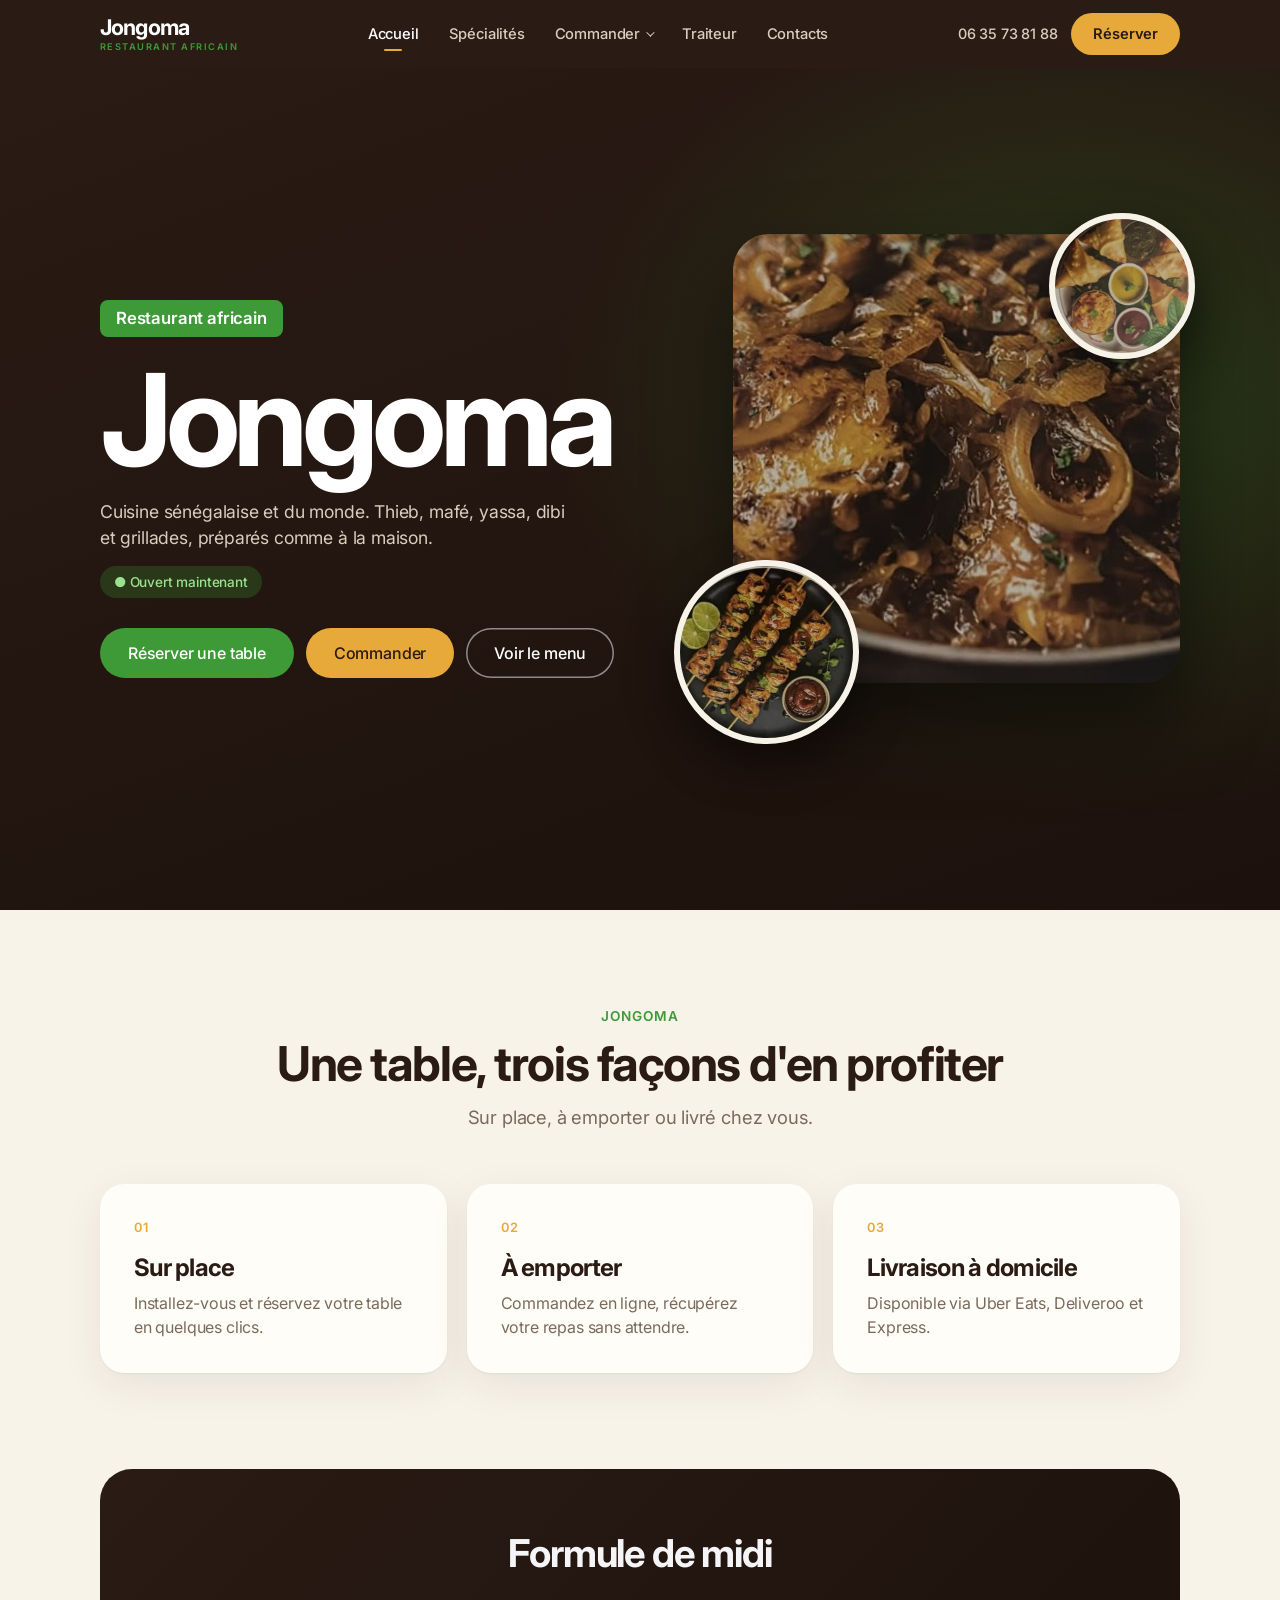
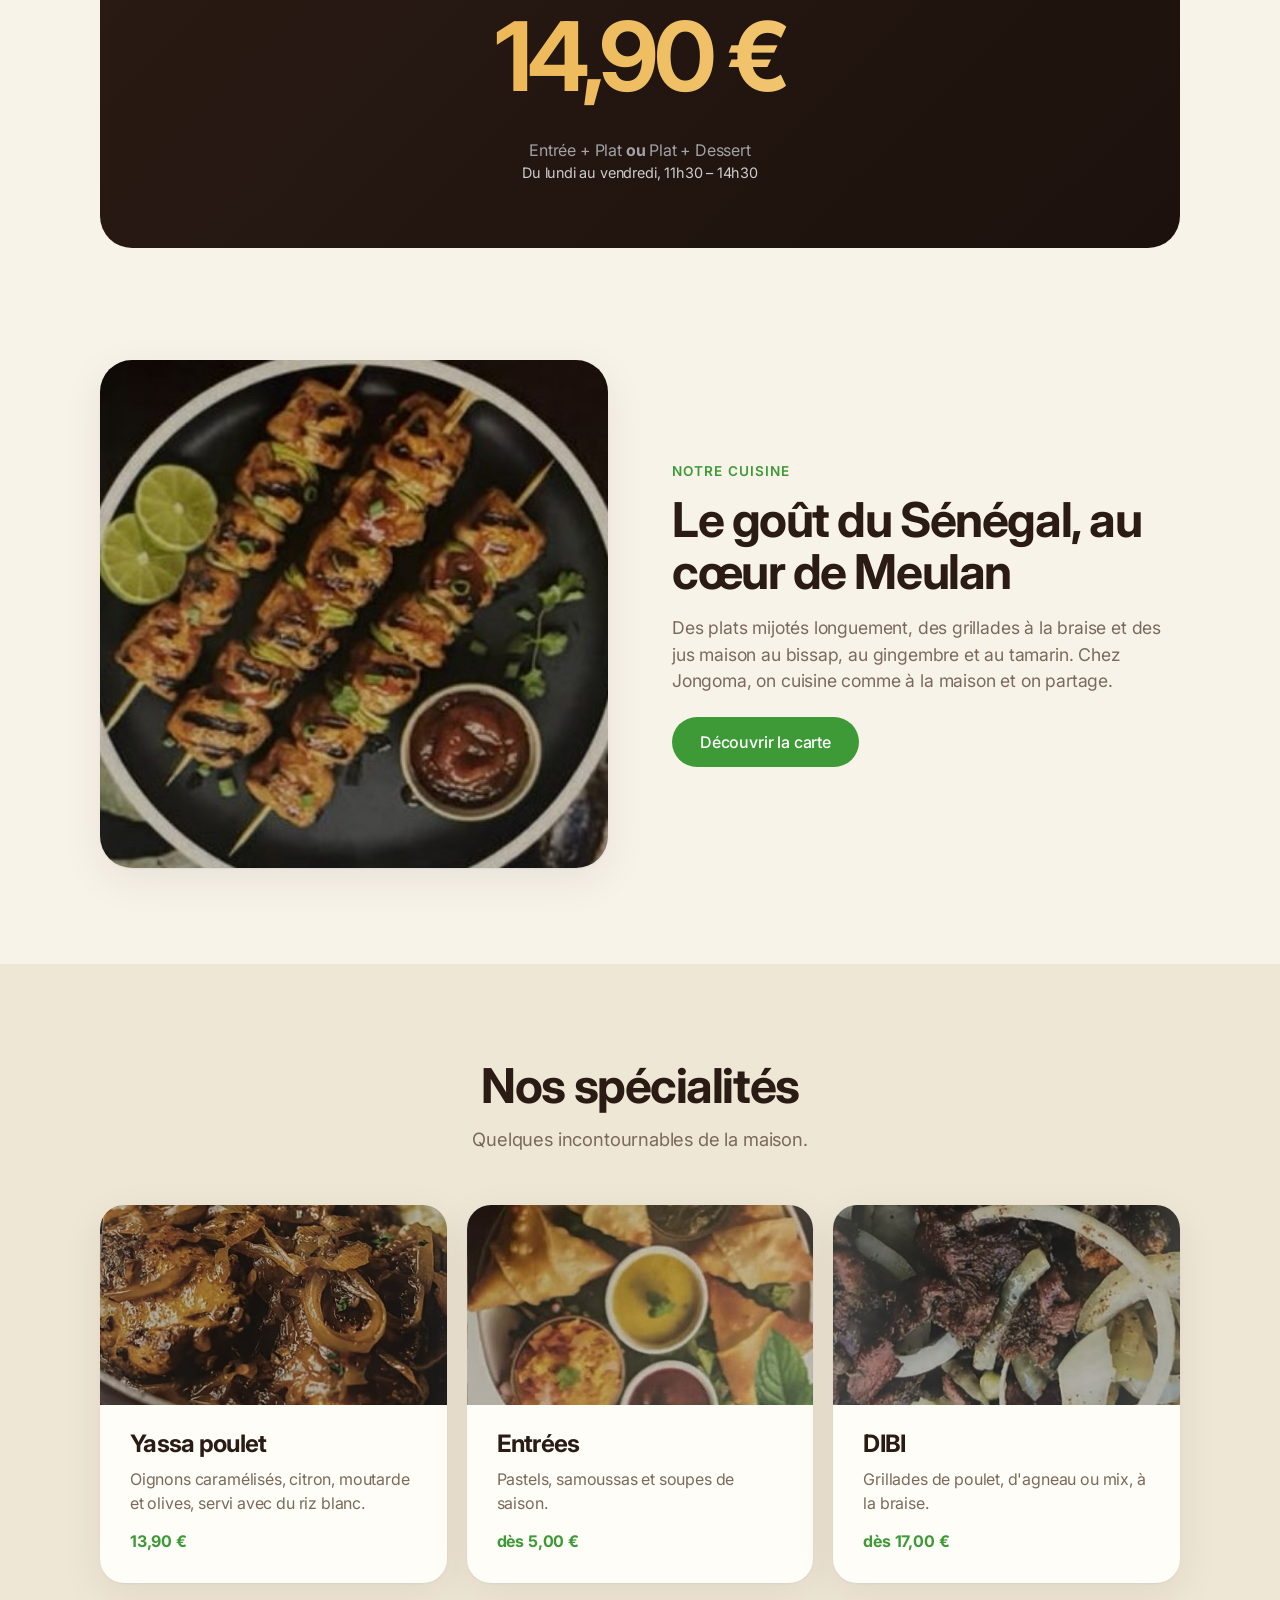
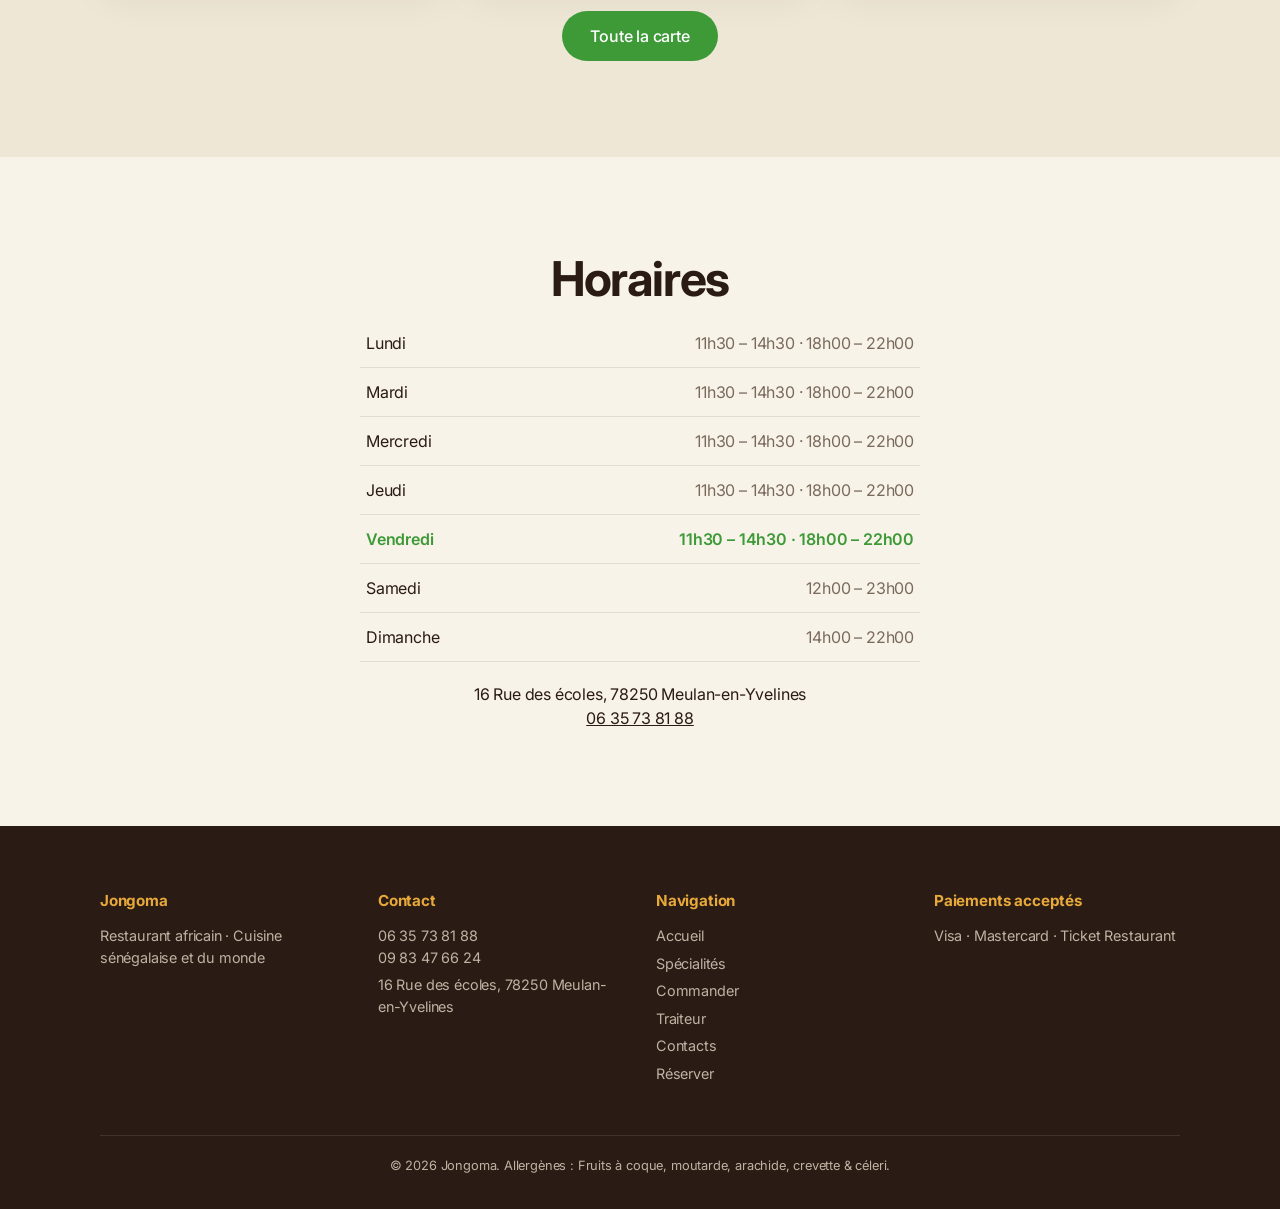
<file: index.html>
<!DOCTYPE html>
<html lang="fr">
<head>
<meta charset="UTF-8"><meta name="viewport" content="width=device-width,initial-scale=1">
<title>Jongoma – Restaurant africain à Meulan-en-Yvelines</title>
<meta name="description" content="Jongoma, restaurant africain à Meulan-en-Yvelines : cuisine sénégalaise et du monde, sur place, à emporter et en livraison.">
<link href="https://fonts.googleapis.com/css2?family=Inter:wght@400;500;600;700&display=swap" rel="stylesheet">
<link rel="stylesheet" href="css/style.css">
</head>
<body>
<header id="site-header"></header>

<div class="hero"><div class="container hero-in">
  <div>
    <span class="tag">Restaurant africain</span>
    <h1>Jongoma</h1>
    <p>Cuisine sénégalaise et du monde. Thieb, mafé, yassa, dibi et grillades, préparés comme à la maison.</p>
    <p><span class="status js-status"></span></p>
    <div class="btns">
      <a class="btn" href="reserver.html">Réserver une table</a>
      <a class="btn alt" href="commander.html">Commander</a>
      <a class="btn ghost" href="specialites.html">Voir le menu</a>
    </div>
  </div>
  <div class="hero-visual"><div class="big"></div><div class="c1"></div><div class="c2"></div></div>
</div></div>

<section><div class="container">
  <span class="eyebrow">Jongoma</span><h2 class="section-title">Une table, trois façons d'en profiter</h2>
  <p class="section-sub">Sur place, à emporter ou livré chez vous.</p>
  <div class="grid">
    <div class="card"><span class="num">01</span><h3>Sur place</h3><p>Installez-vous et réservez votre table en quelques clics.</p></div>
    <div class="card"><span class="num">02</span><h3>À emporter</h3><p>Commandez en ligne, récupérez votre repas sans attendre.</p></div>
    <div class="card"><span class="num">03</span><h3>Livraison à domicile</h3><p>Disponible via Uber Eats, Deliveroo et Express.</p></div>
  </div>
</div></section>

<section style="padding:0"><div class="container">
  <div class="formule">
    <h2>Formule de midi</h2>
    <div class="price">14,90 €</div>
    <p>Entrée + Plat <strong>ou</strong> Plat + Dessert</p>
    <p style="color:#ccc;font-size:.9rem">Du lundi au vendredi, 11h30 – 14h30</p>
  </div>
</div></section>

<section class="story"><div class="container split">
  <div class="split-img reveal" style="background-image:url(assets/brochettes.jpg)"></div>
  <div class="split-txt reveal">
    <span class="eyebrow" style="text-align:left">Notre cuisine</span>
    <h2 class="section-title" style="text-align:left">Le goût du Sénégal, au cœur de Meulan</h2>
    <p>Des plats mijotés longuement, des grillades à la braise et des jus maison au bissap, au gingembre et au tamarin. Chez Jongoma, on cuisine comme à la maison et on partage.</p>
    <p style="margin-top:22px"><a class="btn" href="specialites.html">Découvrir la carte</a></p>
  </div>
</div></section>

<section class="alt-bg"><div class="container">
  <h2 class="section-title">Nos spécialités</h2>
  <p class="section-sub">Quelques incontournables de la maison.</p>
  <div class="grid">
    <div class="card photo-card"><div class="ph" style="background-image:url(assets/yassa.jpg)"></div><div class="body"><h3>Yassa poulet</h3><p>Oignons caramélisés, citron, moutarde et olives, servi avec du riz blanc.</p><strong>13,90 €</strong></div></div>
    <div class="card photo-card"><div class="ph" style="background-image:url(assets/samoussa.jpg)"></div><div class="body"><h3>Entrées</h3><p>Pastels, samoussas et soupes de saison.</p><strong>dès 5,00 €</strong></div></div>
    <div class="card photo-card"><div class="ph" style="background-image:url(assets/dibi.jpg)"></div><div class="body"><h3>DIBI</h3><p>Grillades de poulet, d'agneau ou mix, à la braise.</p><strong>dès 17,00 €</strong></div></div>
  </div>
  <p style="text-align:center;margin-top:28px"><a class="btn" href="specialites.html">Toute la carte</a></p>
</div></section>

<section><div class="container" style="max-width:560px">
  <h2 class="section-title">Horaires</h2>
  <table class="hours"><tbody id="hours-body"></tbody></table>
  <p style="text-align:center;margin-top:20px">16 Rue des écoles, 78250 Meulan-en-Yvelines<br><a class="js-phone" href="#"></a></p>
</div></section>

<footer id="site-footer"></footer>
<script src="js/data.js"></script><script src="js/main.js"></script>
</body></html>
</file>
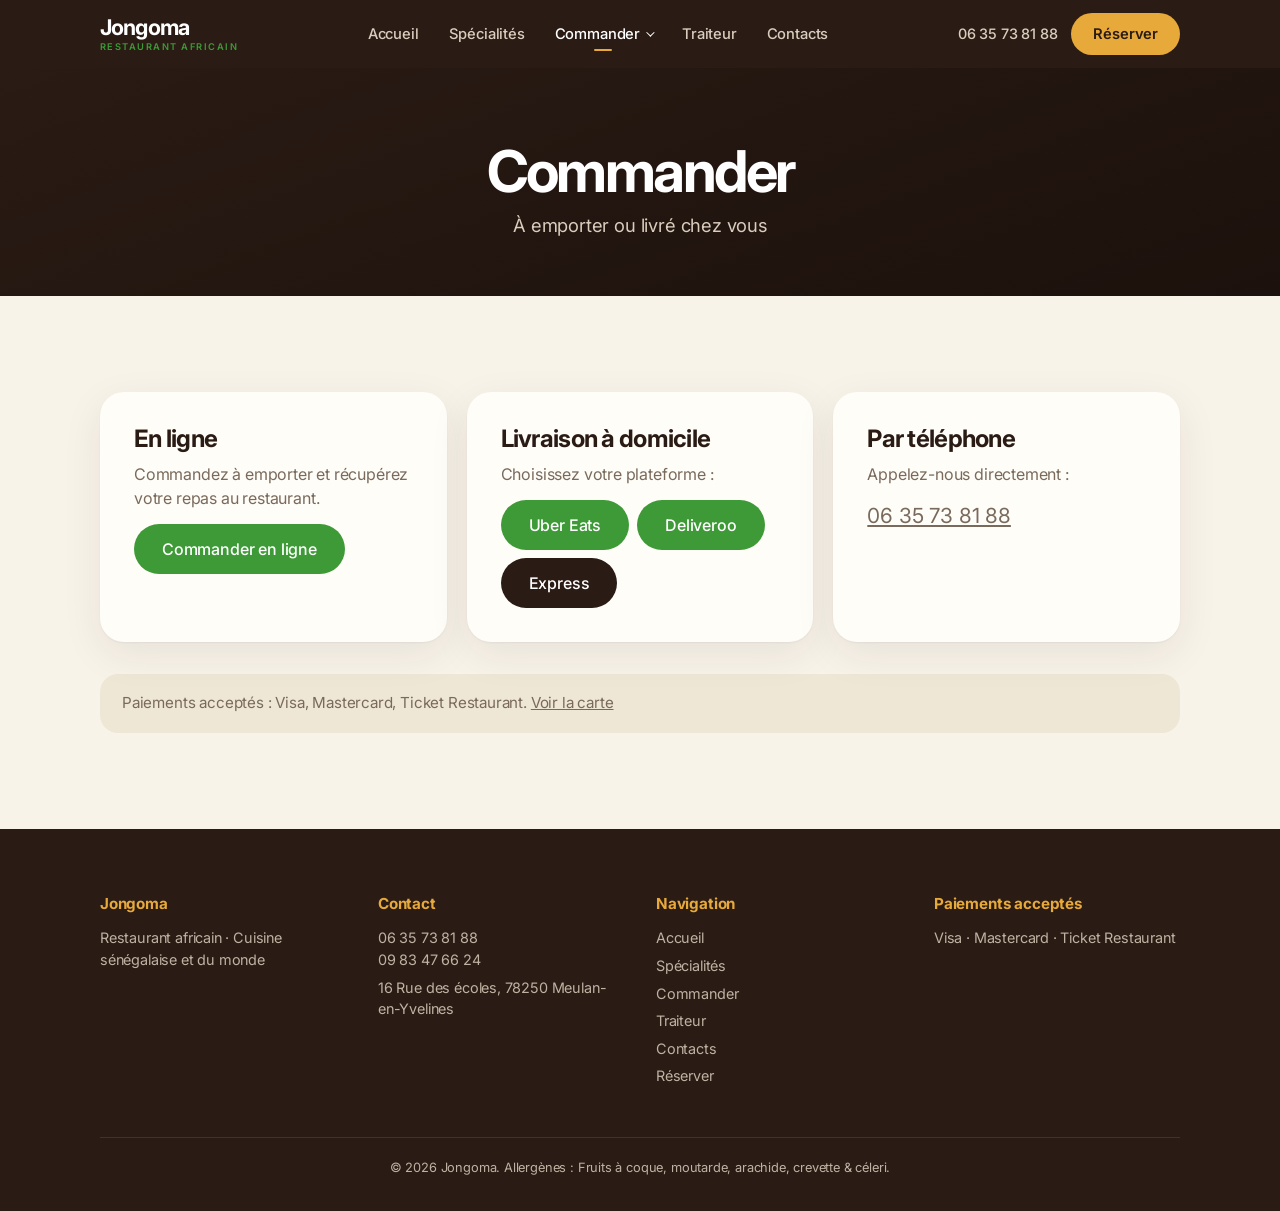
<file: commander.html>
<!DOCTYPE html>
<html lang="fr">
<head>
<meta charset="UTF-8"><meta name="viewport" content="width=device-width,initial-scale=1">
<title>Commander – Jongoma</title>
<link href="https://fonts.googleapis.com/css2?family=Inter:wght@400;500;600;700&display=swap" rel="stylesheet">
<link rel="stylesheet" href="css/style.css">
</head>
<body>
<header id="site-header"></header>
<div class="page-head"><div class="container"><h1>Commander</h1><p>À emporter ou livré chez vous</p></div></div>
<section><div class="container">
  <div class="grid">
    <div class="card" id="en-ligne"><h3>En ligne</h3>
      <p>Commandez à emporter et récupérez votre repas au restaurant.</p>
      <p style="margin-top:14px"><a class="btn" data-link="onlineOrder" href="#">Commander en ligne</a></p></div>
    <div class="card" id="livraison"><h3>Livraison à domicile</h3>
      <p>Choisissez votre plateforme :</p>
      <p style="margin-top:14px;display:flex;gap:8px;flex-wrap:wrap">
        <a class="btn" data-link="ubereats" href="#">Uber Eats</a>
        <a class="btn" data-link="deliveroo" href="#">Deliveroo</a>
        <a class="btn alt" data-link="express" href="#">Express</a></p></div>
    <div class="card"><h3>Par téléphone</h3>
      <p>Appelez-nous directement :</p>
      <p style="margin-top:14px;font-size:1.3rem"><a class="js-phone" href="#"></a></p></div>
  </div>
  <p class="note" style="margin-top:32px">Paiements acceptés : Visa, Mastercard, Ticket Restaurant. <a href="specialites.html">Voir la carte</a></p>
</div></section>
<footer id="site-footer"></footer>
<script src="js/data.js"></script><script src="js/main.js"></script>
</body></html>
</file>
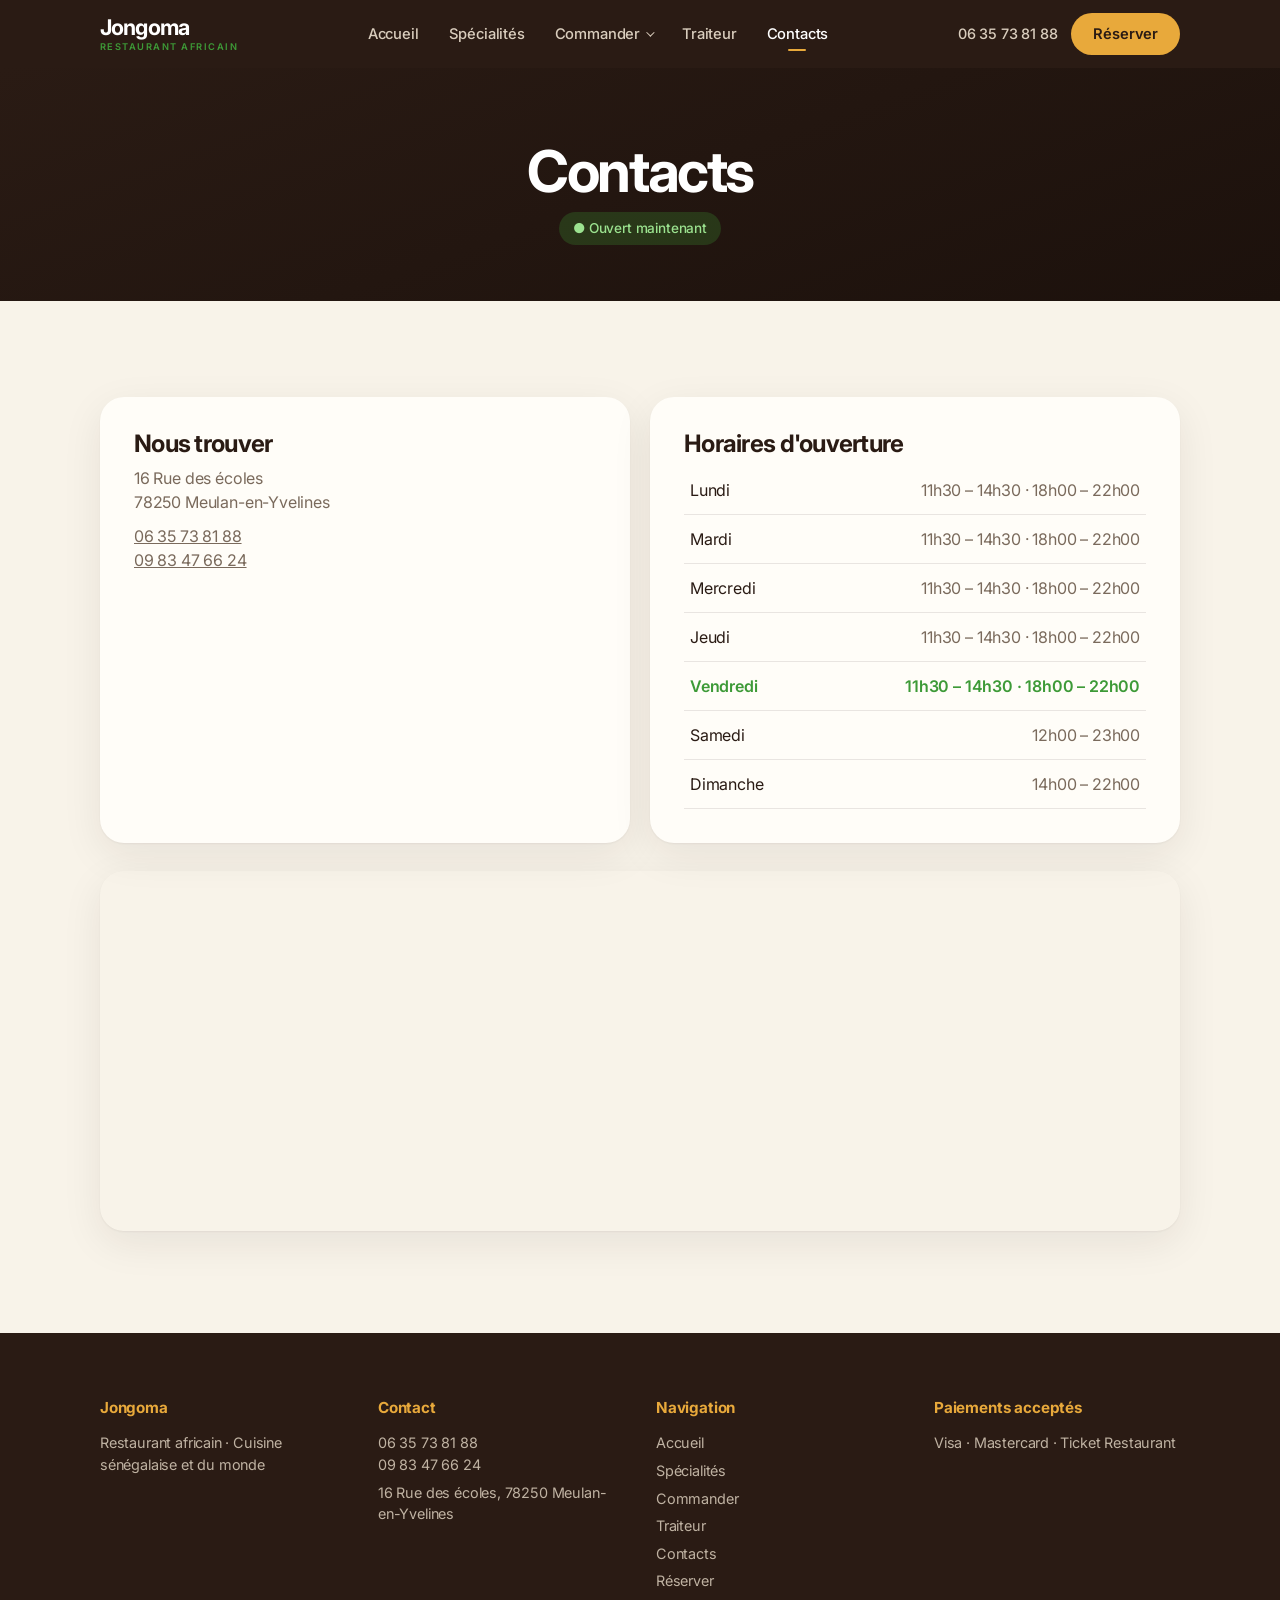
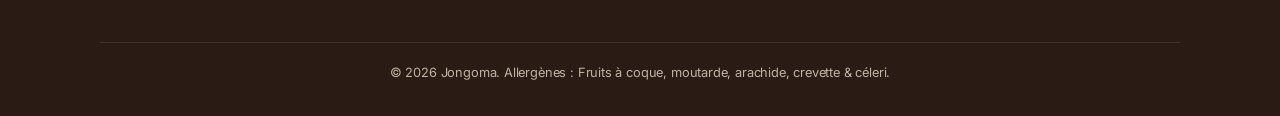
<file: contacts.html>
<!DOCTYPE html>
<html lang="fr">
<head>
<meta charset="UTF-8"><meta name="viewport" content="width=device-width,initial-scale=1">
<title>Contacts & horaires – Jongoma</title>
<link href="https://fonts.googleapis.com/css2?family=Inter:wght@400;500;600;700&display=swap" rel="stylesheet">
<link rel="stylesheet" href="css/style.css">
</head>
<body>
<header id="site-header"></header>
<div class="page-head"><div class="container"><h1>Contacts</h1><p><span class="status js-status"></span></p></div></div>
<section><div class="container">
  <div class="grid">
    <div class="card"><h3>Nous trouver</h3>
      <p>16 Rue des écoles<br>78250 Meulan-en-Yvelines</p>
      <p style="margin-top:10px"><a class="js-phone" href="#"></a><br><a href="tel:+33983476624">09 83 47 66 24</a></p></div>
    <div class="card"><h3>Horaires d'ouverture</h3>
      <table class="hours"><tbody id="hours-body"></tbody></table></div>
  </div>
  <div style="margin-top:28px">
    <iframe class="map" loading="lazy" title="Carte"
      src="https://www.google.com/maps?q=16+Rue+des+écoles+78250+Meulan-en-Yvelines&output=embed"></iframe>
  </div>
</div></section>
<footer id="site-footer"></footer>
<script src="js/data.js"></script><script src="js/main.js"></script>
</body></html>
</file>
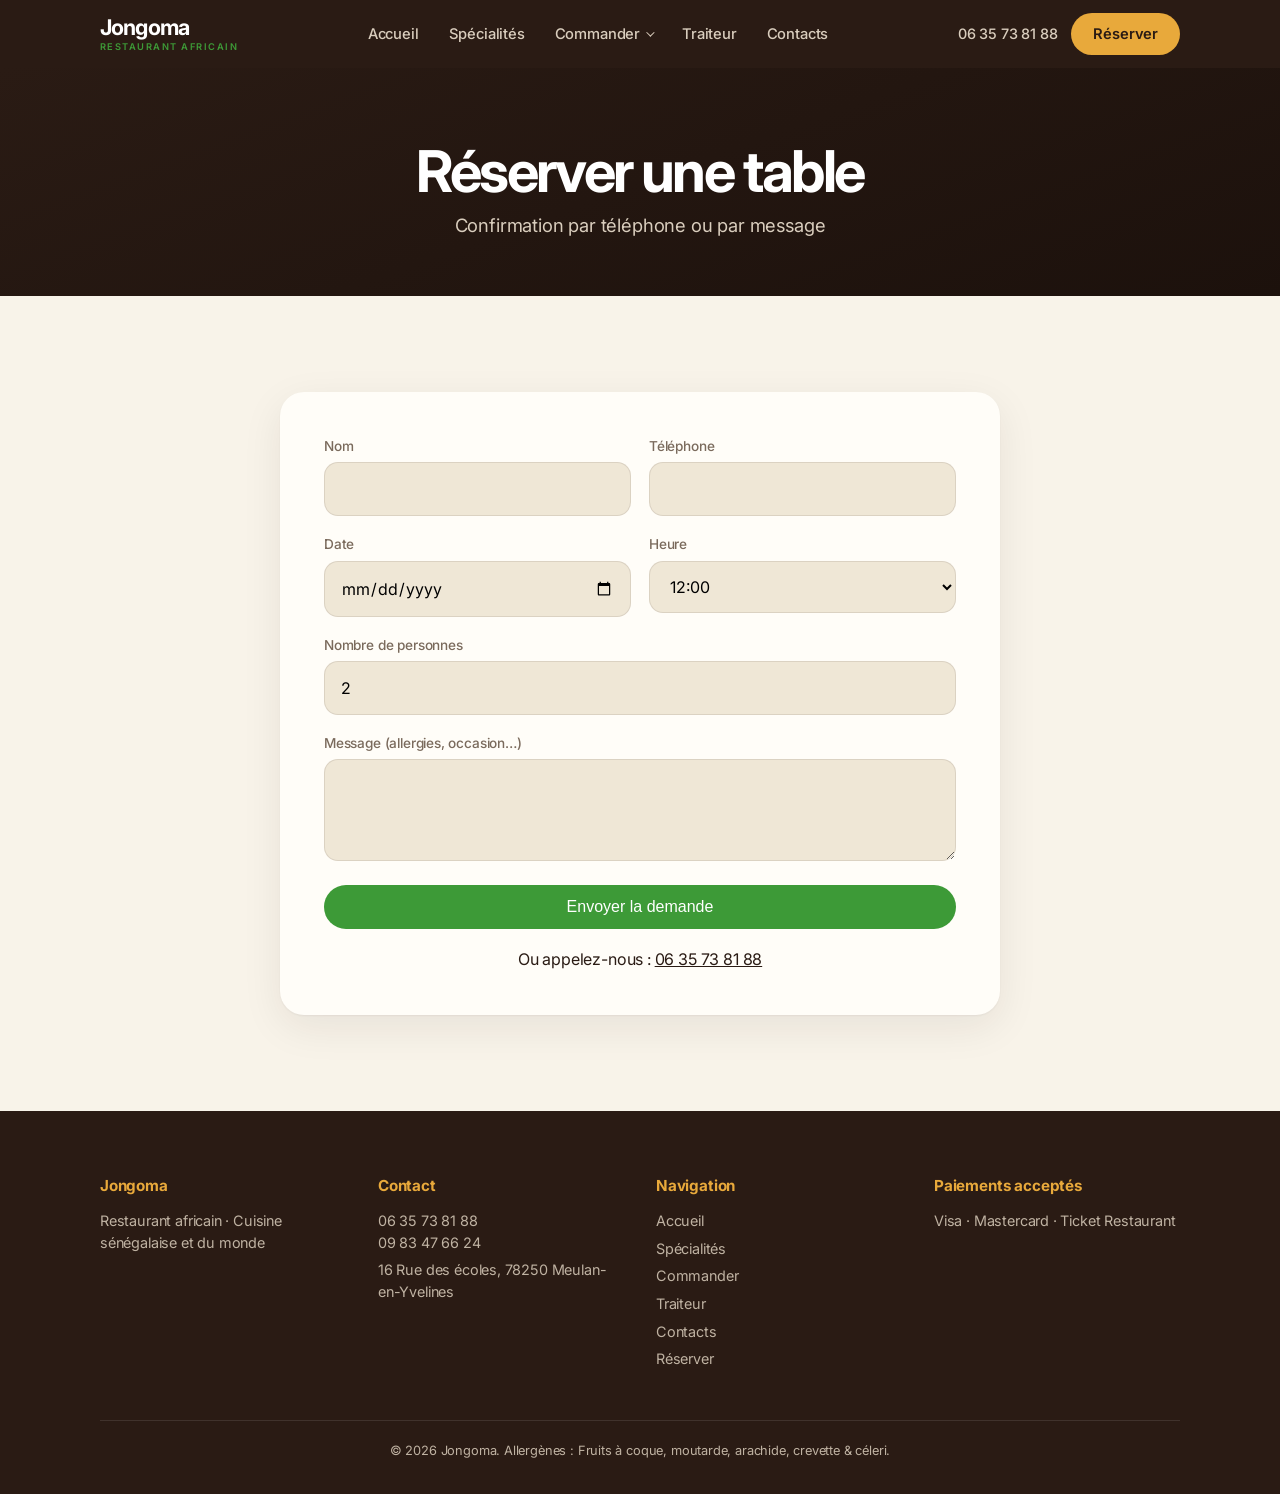
<file: reserver.html>
<!DOCTYPE html>
<html lang="fr">
<head>
<meta charset="UTF-8"><meta name="viewport" content="width=device-width,initial-scale=1">
<title>Réserver une table – Jongoma</title>
<link href="https://fonts.googleapis.com/css2?family=Inter:wght@400;500;600;700&display=swap" rel="stylesheet">
<link rel="stylesheet" href="css/style.css">
</head>
<body>
<header id="site-header"></header>
<div class="page-head"><div class="container"><h1>Réserver une table</h1><p>Confirmation par téléphone ou par message</p></div></div>
<section><div class="container">
  <div class="form-box">
    <form id="form-reserver">
      <div class="row">
        <div><label for="nom">Nom</label><input id="nom" name="nom" required></div>
        <div><label for="tel">Téléphone</label><input id="tel" name="tel" type="tel" required></div>
      </div>
      <div class="row">
        <div><label for="date">Date</label><input id="date" name="date" type="date" required></div>
        <div><label for="heure">Heure</label>
          <select id="heure" name="heure" required>
            <option>12:00</option><option>12:30</option><option>13:00</option><option>13:30</option><option>14:00</option>
            <option>18:30</option><option>19:00</option><option>19:30</option><option>20:00</option><option>20:30</option><option>21:00</option>
          </select></div>
      </div>
      <div><label for="personnes">Nombre de personnes</label><input id="personnes" name="personnes" type="number" min="1" max="30" value="2" required></div>
      <div><label for="message">Message (allergies, occasion…)</label><textarea id="message" name="message" rows="3"></textarea></div>
      <button class="btn" type="submit">Envoyer la demande</button>
      <p class="success">Merci ! Votre demande est prête à être envoyée. Nous vous confirmons rapidement.</p>
    </form>
    <p style="margin-top:18px;text-align:center">Ou appelez-nous : <a class="js-phone" href="#"></a></p>
  </div>
</div></section>
<footer id="site-footer"></footer>
<script src="js/data.js"></script><script src="js/main.js"></script>
</body></html>
</file>
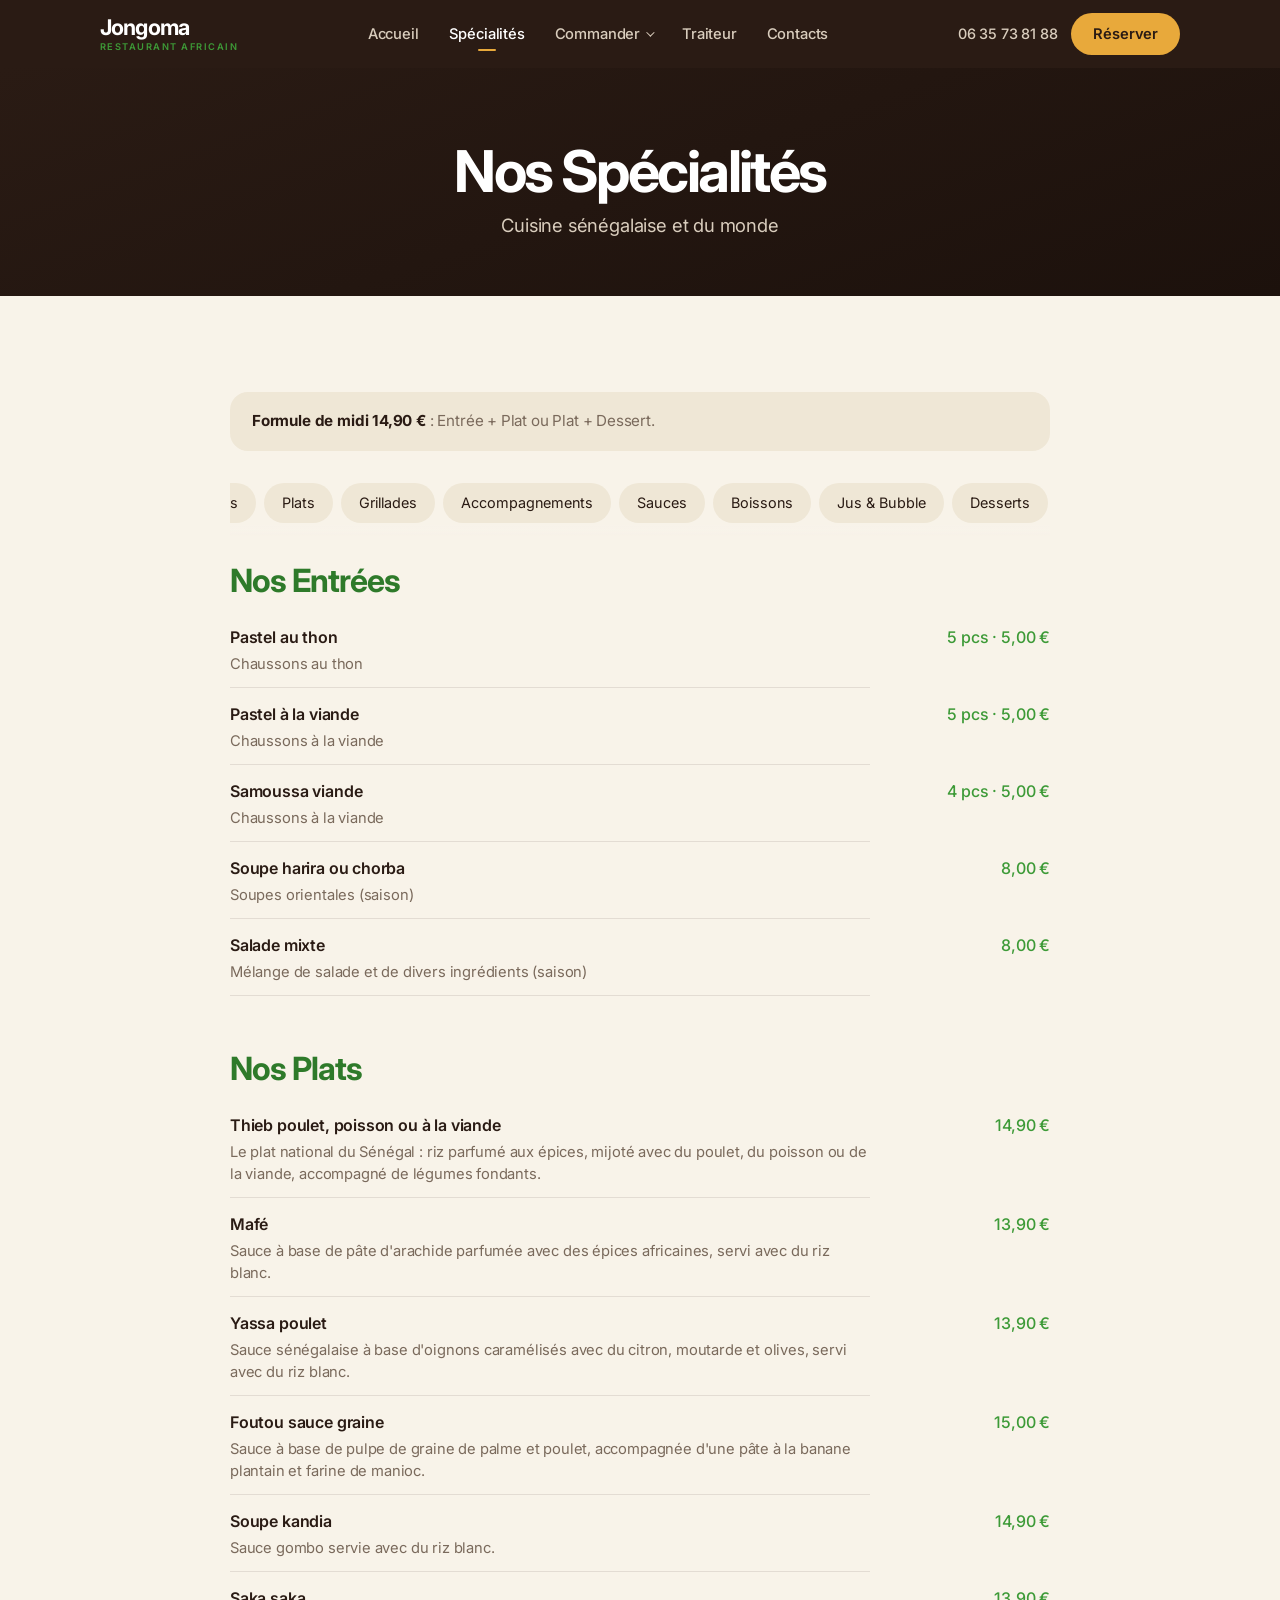
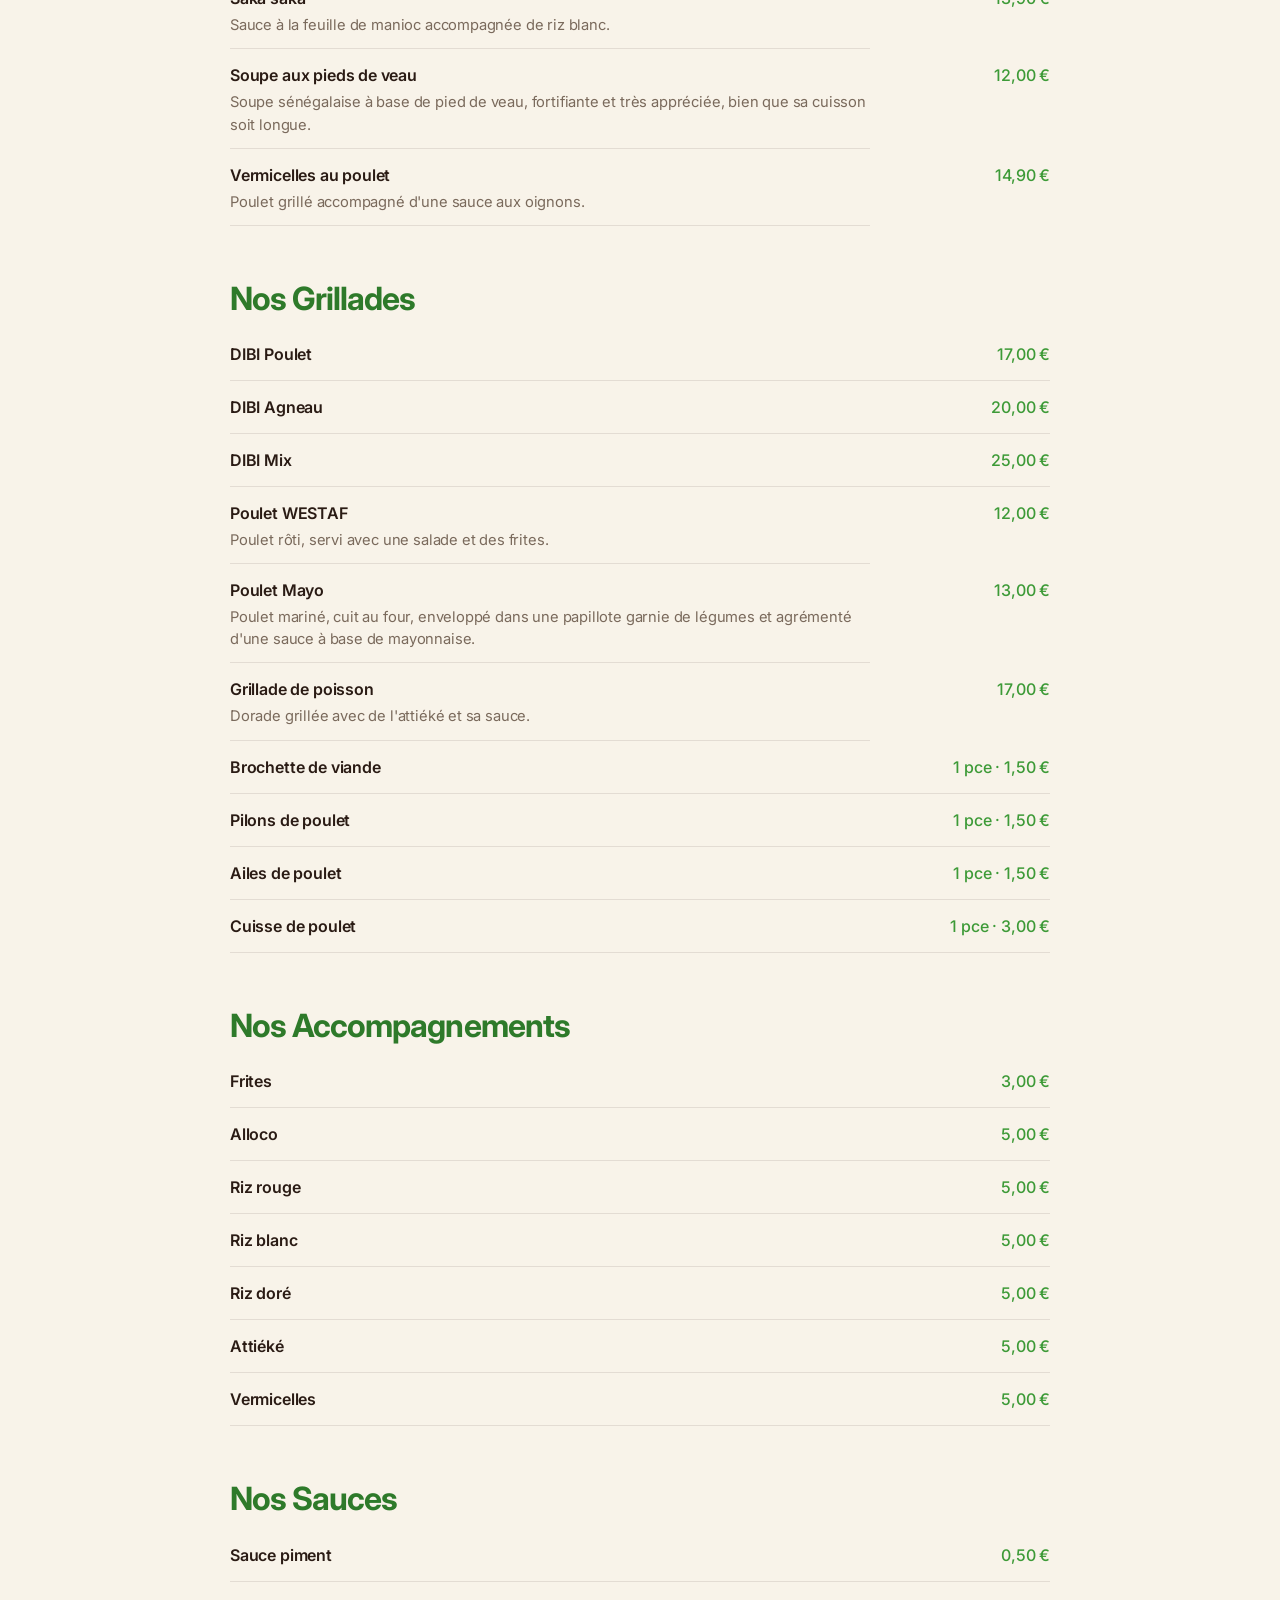
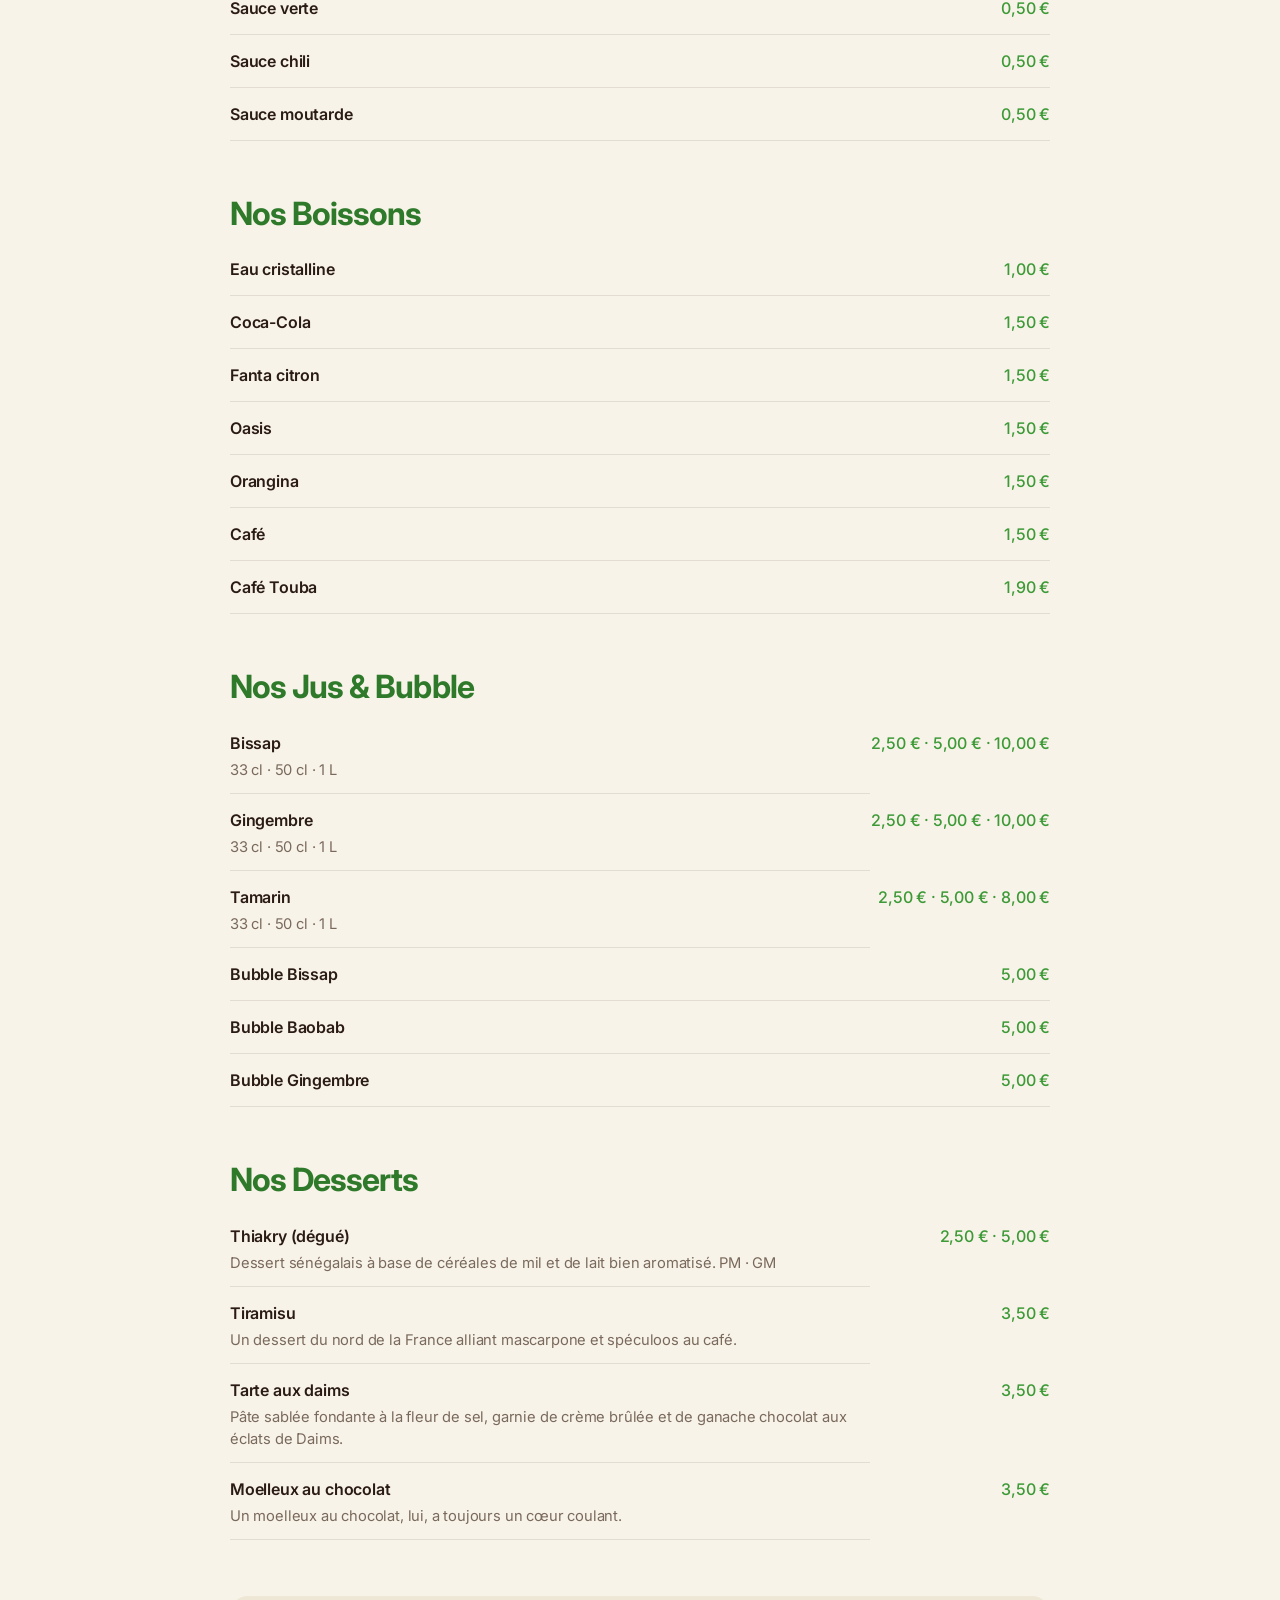
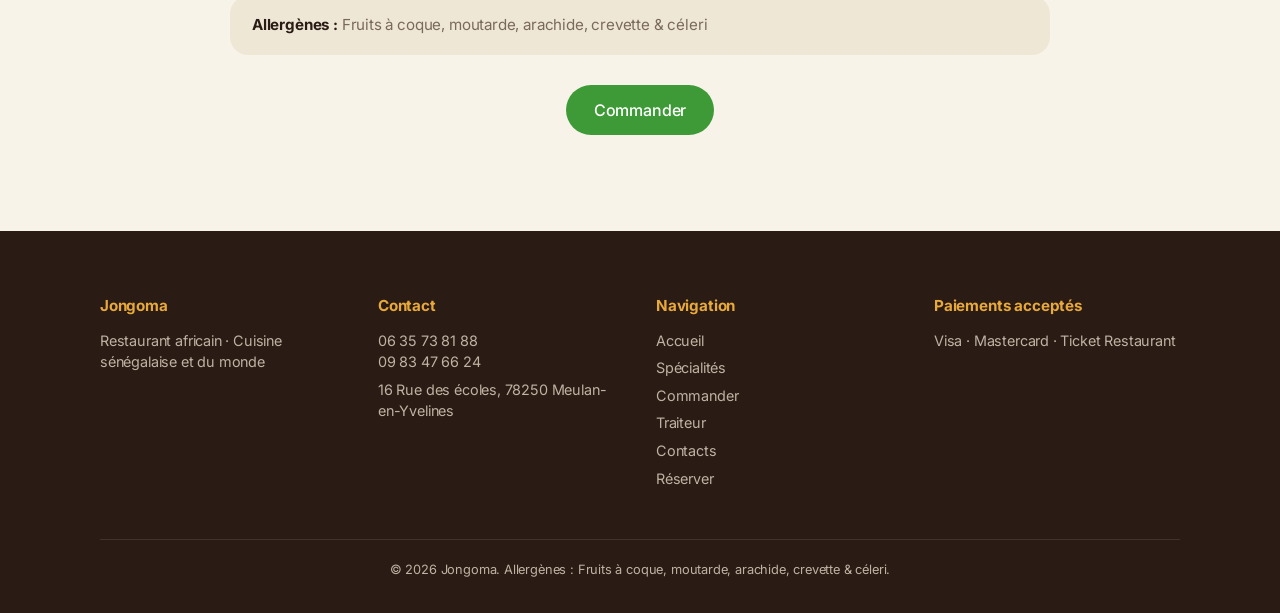
<file: specialites.html>
<!DOCTYPE html>
<html lang="fr">
<head>
<meta charset="UTF-8"><meta name="viewport" content="width=device-width,initial-scale=1">
<title>Spécialités & Menu – Jongoma</title>
<meta name="description" content="La carte de Jongoma : entrées, plats sénégalais, grillades, accompagnements, boissons et desserts.">
<link href="https://fonts.googleapis.com/css2?family=Inter:wght@400;500;600;700&display=swap" rel="stylesheet">
<link rel="stylesheet" href="css/style.css">
</head>
<body>
<header id="site-header"></header>
<div class="page-head"><div class="container"><h1>Nos Spécialités</h1><p>Cuisine sénégalaise et du monde</p></div></div>
<section><div class="container" style="max-width:820px">
  <p class="note" style="margin-bottom:28px"><strong>Formule de midi 14,90 €</strong> : Entrée + Plat ou Plat + Dessert.</p>
  <div class="menu-tabs" id="menu-tabs"></div>
  <div id="menu-root"></div>
  <p style="text-align:center;margin-top:30px"><a class="btn" href="commander.html">Commander</a></p>
</div></section>
<footer id="site-footer"></footer>
<script src="js/data.js"></script><script src="js/main.js"></script>
</body></html>
</file>
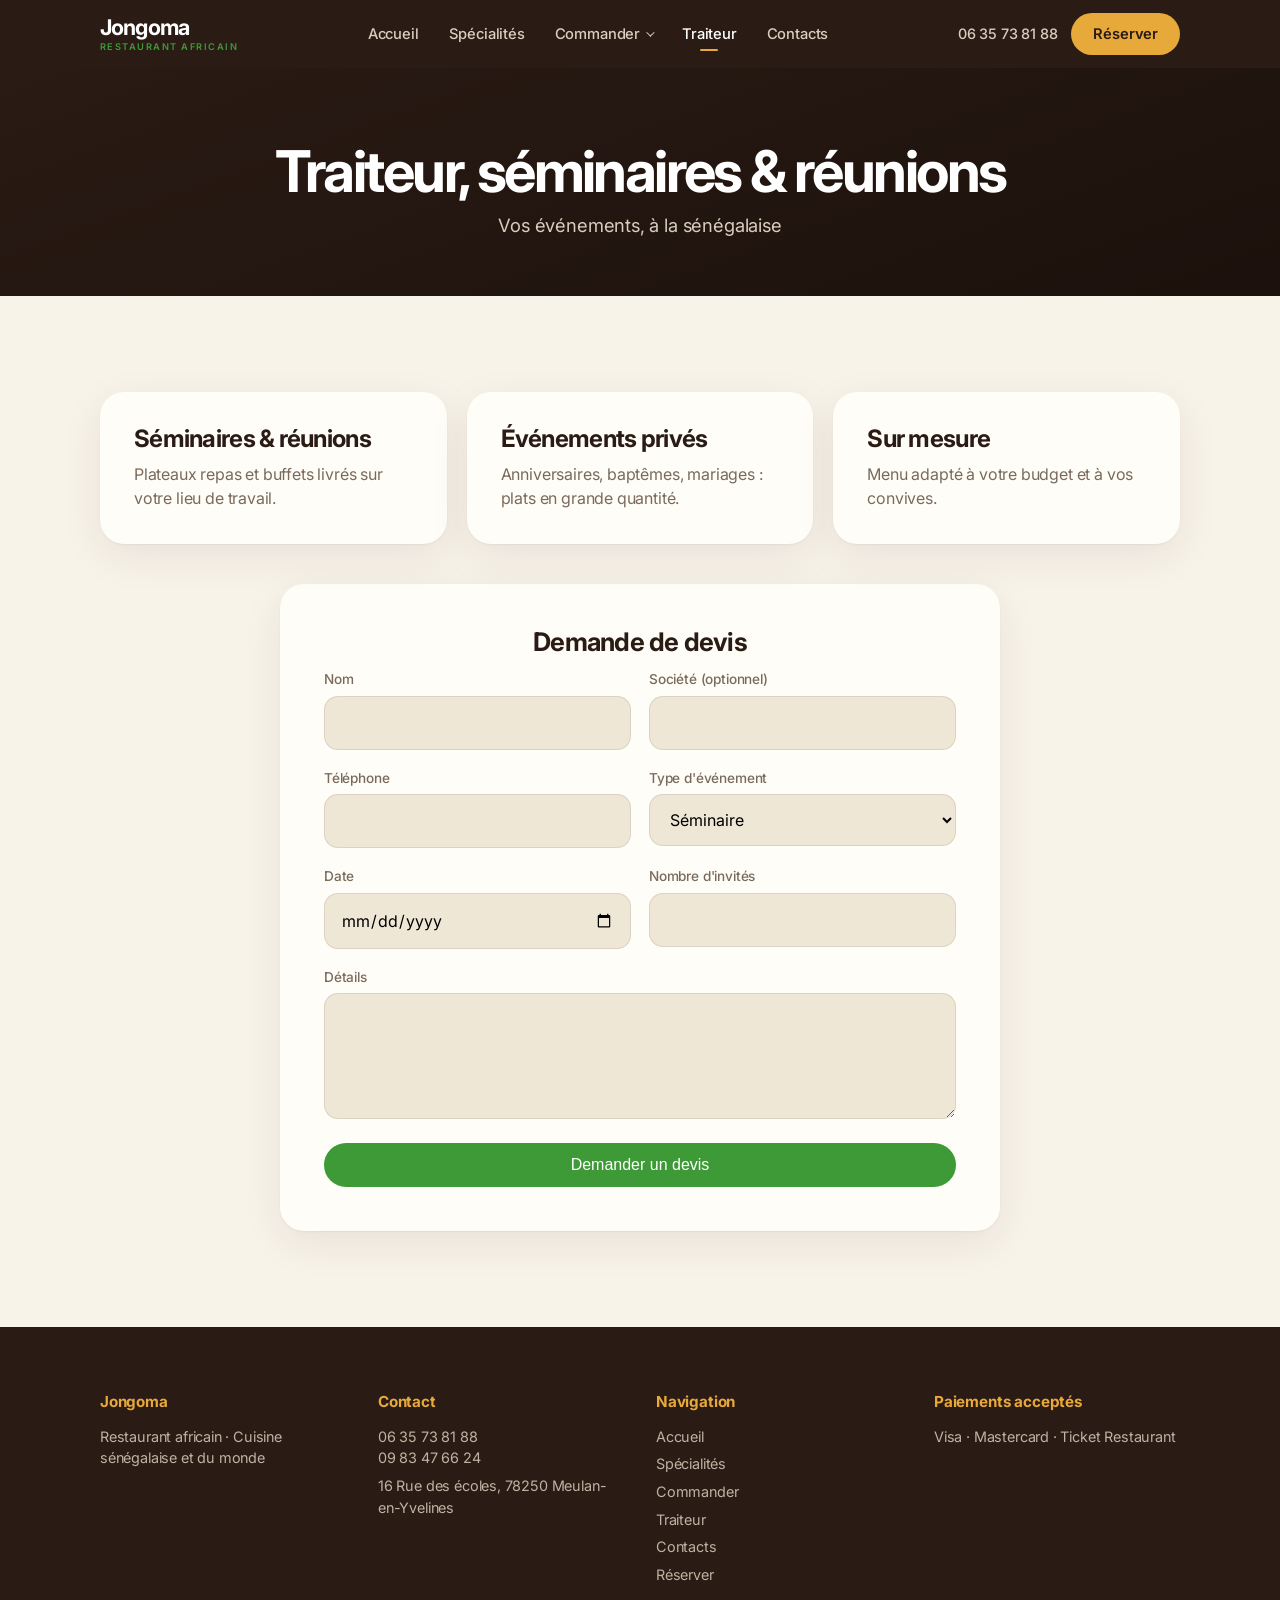
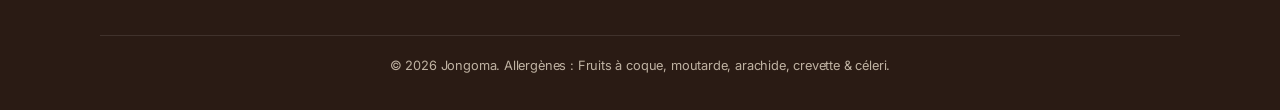
<file: traiteur.html>
<!DOCTYPE html>
<html lang="fr">
<head>
<meta charset="UTF-8"><meta name="viewport" content="width=device-width,initial-scale=1">
<title>Service traiteur, séminaires & réunions – Jongoma</title>
<link href="https://fonts.googleapis.com/css2?family=Inter:wght@400;500;600;700&display=swap" rel="stylesheet">
<link rel="stylesheet" href="css/style.css">
</head>
<body>
<header id="site-header"></header>
<div class="page-head"><div class="container"><h1>Traiteur, séminaires & réunions</h1><p>Vos événements, à la sénégalaise</p></div></div>
<section><div class="container">
  <div class="grid" style="margin-bottom:40px">
    <div class="card"><h3>Séminaires & réunions</h3><p>Plateaux repas et buffets livrés sur votre lieu de travail.</p></div>
    <div class="card"><h3>Événements privés</h3><p>Anniversaires, baptêmes, mariages : plats en grande quantité.</p></div>
    <div class="card"><h3>Sur mesure</h3><p>Menu adapté à votre budget et à vos convives.</p></div>
  </div>
  <div class="form-box">
    <h2 class="section-title" style="font-size:1.6rem">Demande de devis</h2>
    <form id="form-traiteur">
      <div class="row">
        <div><label for="nom">Nom</label><input id="nom" name="nom" required></div>
        <div><label for="societe">Société (optionnel)</label><input id="societe" name="societe"></div>
      </div>
      <div class="row">
        <div><label for="tel">Téléphone</label><input id="tel" name="tel" type="tel" required></div>
        <div><label for="type">Type d'événement</label>
          <select id="type" name="type"><option>Séminaire</option><option>Réunion</option><option>Événement privé</option><option>Autre</option></select></div>
      </div>
      <div class="row">
        <div><label for="date">Date</label><input id="date" name="date" type="date" required></div>
        <div><label for="invites">Nombre d'invités</label><input id="invites" name="invites" type="number" min="5" required></div>
      </div>
      <div><label for="message">Détails</label><textarea id="message" name="message" rows="4"></textarea></div>
      <button class="btn" type="submit">Demander un devis</button>
      <p class="success">Merci ! Votre demande est prête à être envoyée.</p>
    </form>
  </div>
</div></section>
<footer id="site-footer"></footer>
<script src="js/data.js"></script><script src="js/main.js"></script>
</body></html>
</file>
<file: css/style.css>
:root{
  --bg:#f8f3e9; --bg2:#efe7d6; --card:#fffdf8; --ink:#2a1b14; --muted:#7a6a5c; --line:rgba(42,27,20,.1);
  --accent:#3d9a37; --accent-d:#2e7a2a; --warm:#e8a93b; --brown:#2a1b14; --brown2:#1c110c;
  --radius:24px; --ease:cubic-bezier(.22,.61,.36,1);
  --shadow:0 1px 2px rgba(42,27,20,.05),0 12px 40px rgba(42,27,20,.08);
}
*{box-sizing:border-box;margin:0;padding:0}
html{scroll-behavior:smooth}
body{font-family:-apple-system,BlinkMacSystemFont,'SF Pro Display','Inter','Segoe UI',sans-serif;color:var(--ink);background:var(--bg);line-height:1.5;-webkit-font-smoothing:antialiased;letter-spacing:-.011em}
h1,h2,h3{font-weight:700;letter-spacing:-.03em;line-height:1.08}
a{color:inherit}
.container{width:min(1080px,90%);margin:0 auto}
section{padding:96px 0}
.eyebrow{display:block;text-align:center;color:var(--accent);font-weight:600;font-size:.85rem;letter-spacing:.08em;text-transform:uppercase;margin-bottom:12px}
.section-title{font-size:clamp(2rem,5vw,3rem);text-align:center;margin-bottom:14px}
.section-sub{text-align:center;color:var(--muted);font-size:1.15rem;max-width:560px;margin:0 auto 52px}


/* Boutons */
.btn{display:inline-block;padding:13px 28px;border-radius:999px;background:var(--accent);color:#fff;text-decoration:none;font-weight:500;font-size:1rem;border:0;cursor:pointer;transition:.35s var(--ease)}
.btn:hover{background:var(--accent-d);transform:scale(1.03)}
.btn.alt{background:var(--ink)}
.btn.alt:hover{background:#000}
.btn.ghost{background:transparent;color:var(--accent);box-shadow:inset 0 0 0 1.5px var(--accent)}
.btn.ghost:hover{background:var(--accent);color:#fff}

/* Hero */
.hero{text-align:center;padding:140px 0 120px;background:
  radial-gradient(60% 50% at 20% 20%,rgba(47,125,79,.16),transparent 70%),
  radial-gradient(50% 45% at 85% 30%,rgba(184,117,47,.18),transparent 70%),
  var(--bg)}
.hero h1{font-size:clamp(3.4rem,10vw,7rem);letter-spacing:-.05em;margin-bottom:10px}
.hero .tag{display:block;color:var(--muted);font-size:clamp(1.1rem,2.5vw,1.5rem);font-weight:500;margin-bottom:22px}
.hero p{max-width:560px;margin:0 auto 14px;font-size:1.1rem;color:var(--muted)}
.hero .btns{display:flex;gap:12px;justify-content:center;flex-wrap:wrap;margin-top:30px}
.page-head{text-align:center;padding:84px 0 40px;background:radial-gradient(60% 80% at 50% 0%,rgba(47,125,79,.1),transparent 70%)}
.page-head h1{font-size:clamp(2.2rem,6vw,3.6rem);letter-spacing:-.045em}
.page-head p{color:var(--muted);font-size:1.15rem;margin-top:10px}

/* Cartes */
.grid{display:grid;gap:20px;grid-template-columns:repeat(auto-fit,minmax(260px,1fr))}
.card{background:var(--card);border-radius:var(--radius);padding:34px;box-shadow:var(--shadow);transition:transform .5s var(--ease),box-shadow .5s var(--ease)}
.card:hover{transform:translateY(-6px);box-shadow:0 2px 4px rgba(0,0,0,.04),0 24px 56px rgba(0,0,0,.1)}
.card h3{font-size:1.5rem;margin-bottom:10px}
.card p{color:var(--muted)}
.card strong{display:inline-block;margin-top:14px;color:var(--accent)}
.card .num{display:block;font-size:.8rem;font-weight:600;color:var(--warm);letter-spacing:.08em;margin-bottom:18px}
.alt-bg{background:var(--bg2)}
.formule{background:linear-gradient(135deg,#1d1d1f,#2c2c2e);color:#fff;border-radius:32px;padding:64px 28px;text-align:center}
.formule h2{font-size:clamp(1.6rem,4vw,2.4rem);color:#f5f5f7}
.formule .price{font-size:clamp(3.5rem,10vw,6rem);font-weight:700;letter-spacing:-.05em;margin:10px 0;background:linear-gradient(90deg,#e8b36b,#f6d9a8);-webkit-background-clip:text;background-clip:text;color:transparent}
.formule p{color:#a1a1a6}

/* Menu */
.menu-tabs{display:flex;gap:8px;overflow-x:auto;padding:4px 2px 14px;margin-bottom:28px;scrollbar-width:none;position:sticky;top:58px;z-index:10;background:linear-gradient(var(--bg) 80%,transparent)}
.menu-tabs::-webkit-scrollbar{display:none}
.menu-tabs button{flex:none;padding:9px 18px;border-radius:999px;border:0;background:var(--bg2);color:var(--ink);font:inherit;font-size:.9rem;cursor:pointer;transition:.3s var(--ease)}
.menu-tabs button:hover{background:var(--ink);color:#fff}
.menu-cat{margin-bottom:56px;scroll-margin-top:130px}
.menu-cat h2{font-size:2rem;margin-bottom:12px}
.dish{display:flex;gap:12px;align-items:baseline;padding:14px 0 4px}
.dish .name{font-weight:600}
.dish .dots{flex:1}
.dish .price{font-weight:500;color:var(--accent);white-space:nowrap}
.dish-desc{color:var(--muted);font-size:.92rem;max-width:78%;padding-bottom:12px;border-bottom:1px solid var(--line)}
.dish:not(:has(+ .dish-desc)){border-bottom:1px solid var(--line);padding-bottom:14px}
.note{background:var(--bg2);padding:18px 22px;border-radius:18px;font-size:.95rem;color:var(--muted)}
.note strong{color:var(--ink)}

/* Formulaires */
form{display:grid;gap:18px}
.row{display:grid;gap:18px;grid-template-columns:1fr 1fr}
label{font-weight:500;font-size:.85rem;color:var(--muted);display:block;margin-bottom:6px}
input,select,textarea{width:100%;padding:14px 16px;border:1px solid var(--line);border-radius:14px;font:inherit;background:var(--bg2);transition:.3s var(--ease)}
input:focus,select:focus,textarea:focus{outline:none;background:#fff;border-color:var(--accent);box-shadow:0 0 0 4px rgba(47,125,79,.15)}
.form-box{background:var(--card);padding:44px;border-radius:var(--radius);box-shadow:var(--shadow);max-width:720px;margin:0 auto}
.success{display:none;background:rgba(47,125,79,.1);color:var(--accent-d);padding:14px 18px;border-radius:14px;font-weight:500}

/* Horaires */
.hours{width:100%;border-collapse:collapse}
.hours td{padding:12px 6px;border-bottom:1px solid var(--line)}
.hours td:last-child{text-align:right;color:var(--muted)}
.hours tr.today td{color:var(--accent);font-weight:600}
.status{display:inline-block;padding:6px 14px;border-radius:999px;font-size:.85rem;font-weight:500}
.status.open{background:rgba(47,125,79,.12);color:var(--accent-d)}
.status.closed{background:rgba(0,0,0,.06);color:var(--muted)}

/* Footer */
footer{background:var(--bg2);padding:64px 0 28px;color:var(--muted);font-size:.9rem}
.foot{display:grid;gap:32px;grid-template-columns:repeat(auto-fit,minmax(200px,1fr))}
footer h4{color:var(--ink);margin-bottom:12px;font-size:.95rem}
footer p{margin-bottom:6px}
footer a{text-decoration:none}footer a:hover{color:var(--ink)}
.copy{text-align:center;font-size:.8rem;margin-top:44px;padding-top:20px;border-top:1px solid var(--line)}
iframe.map{width:100%;height:360px;border:0;border-radius:var(--radius);box-shadow:var(--shadow)}

/* Apparition fluide */
.reveal{opacity:0;transform:translateY(28px);transition:opacity .9s var(--ease),transform .9s var(--ease)}
.reveal.in{opacity:1;transform:none}
@media(prefers-reduced-motion:reduce){.reveal{opacity:1;transform:none;transition:none}html{scroll-behavior:auto}}


/* Identité du restaurant : brun, vert, or */
.hero{position:relative;overflow:hidden;text-align:left;padding:0;background:
  radial-gradient(60% 70% at 85% 40%,rgba(61,154,55,.28),transparent 70%),
  linear-gradient(160deg,#2a1b14,#1c110c);color:#fff}
.hero-in{display:grid;grid-template-columns:1.05fr .95fr;gap:56px;align-items:center;min-height:calc(100vh - 58px);padding:70px 0}
.hero h1{font-size:clamp(4rem,11vw,8rem);letter-spacing:-.05em;line-height:.95;color:#fff;margin-bottom:18px}
.hero .tag{display:inline-block;background:var(--accent);color:#fff;font-weight:600;font-size:1.05rem;padding:6px 16px;border-radius:8px;margin-bottom:22px}
.hero p{color:#d9cdbd;margin:0 0 14px;max-width:480px}
.hero .btns{justify-content:flex-start}
.hero .btn.alt{background:var(--warm);color:var(--brown)}
.hero .btn.ghost{color:#fff;box-shadow:inset 0 0 0 1.5px rgba(255,255,255,.5)}
.hero .btn.ghost:hover{background:#fff;color:var(--brown)}
.hero .status.open{background:rgba(61,154,55,.25);color:#9be28f}
.hero .status.closed{background:rgba(255,255,255,.12);color:#d9cdbd}
.hero-visual{position:relative;aspect-ratio:1/1.05}
.hero-visual .big{position:absolute;inset:0 0 12% 8%;border-radius:36px;background:url('../assets/yassa.jpg') center/cover;box-shadow:0 40px 80px rgba(0,0,0,.5)}
.hero-visual .c1,.hero-visual .c2{position:absolute;border-radius:50%;border:6px solid #f8f3e9;background-size:cover;background-position:center;box-shadow:0 20px 50px rgba(0,0,0,.45);animation:float 7s ease-in-out infinite}
.hero-visual .c1{width:38%;aspect-ratio:1;left:-4%;bottom:0;background-image:url('../assets/brochettes.jpg')}
.hero-visual .c2{width:30%;aspect-ratio:1;right:-3%;top:-4%;background-image:url('../assets/samoussa.jpg');animation-delay:-3s}
@keyframes float{50%{transform:translateY(-12px)}}
.page-head{background:linear-gradient(160deg,#2a1b14,#1c110c);color:#fff;padding:72px 0 56px}
.page-head p{color:#d9cdbd}
.page-head .status.open{background:rgba(61,154,55,.25);color:#9be28f}
.page-head .status.closed{background:rgba(255,255,255,.12);color:#d9cdbd}
.eyebrow{color:var(--accent)}
.section-title{color:var(--brown)}
.formule{background:linear-gradient(135deg,#2a1b14,#1c110c)}
.formule .price{background:linear-gradient(90deg,#e8a93b,#f6d38a);-webkit-background-clip:text;background-clip:text}
.photo-card{padding:0;overflow:hidden}
.photo-card .ph{height:200px;background-size:cover;background-position:center}
.photo-card .body{padding:26px 30px 30px}
footer{background:var(--brown);color:#bfb2a2}
footer h4{color:var(--warm)}
footer a:hover{color:#fff}
.copy{border-top-color:rgba(255,255,255,.1)}
.menu-tabs{background:linear-gradient(var(--bg) 80%,transparent)}
.menu-tabs button{background:var(--bg2)}
.menu-tabs button:hover{background:var(--brown)}
.menu-cat h2{color:var(--accent-d)}
@media(max-width:820px){.hero-in{grid-template-columns:1fr;min-height:0;padding:56px 0 64px;gap:40px}.hero-visual{max-width:420px;margin:0 auto;width:100%}}

/* ===== Navbar ===== */
header{position:sticky;top:0;z-index:100;background:#2a1b14;transition:background .4s var(--ease),box-shadow .4s var(--ease)}
header.scrolled{background:rgba(28,17,12,.82);backdrop-filter:saturate(180%) blur(18px);-webkit-backdrop-filter:saturate(180%) blur(18px);box-shadow:0 1px 0 rgba(255,255,255,.07)}
.nav{display:flex;align-items:center;gap:28px;height:68px;transition:height .4s var(--ease)}
header.scrolled .nav{height:58px}
.logo{color:#fff;font-weight:700;font-size:1.35rem;letter-spacing:-.04em;text-decoration:none;line-height:1;display:flex;flex-direction:column;flex:none}
.logo small{display:block;font-size:.58rem;font-weight:600;letter-spacing:.16em;text-transform:uppercase;color:var(--accent);margin-top:4px}
#main-nav{flex:1}
#main-nav>ul{display:flex;gap:2px;list-style:none;justify-content:center}
#main-nav a{display:flex;align-items:center;gap:6px;color:#d9cdbd;text-decoration:none;padding:9px 14px;border-radius:999px;font-size:.92rem;font-weight:500;transition:.3s var(--ease);position:relative}
#main-nav a:hover{color:#fff;background:rgba(255,255,255,.08)}
#main-nav a.active{color:#fff}
#main-nav>ul>li>a.active::after{content:"";position:absolute;left:50%;bottom:3px;width:18px;height:2px;border-radius:2px;background:var(--warm);transform:translateX(-50%)}
.chev{width:6px;height:6px;border-right:1.5px solid currentColor;border-bottom:1.5px solid currentColor;transform:rotate(45deg) translateY(-2px);transition:.3s}
.has-sub{position:relative}
.sub{list-style:none;position:absolute;top:100%;left:0;min-width:210px;background:#fffdf8;border-radius:16px;padding:8px;box-shadow:0 20px 50px rgba(0,0,0,.3);opacity:0;visibility:hidden;transform:translateY(8px);transition:.3s var(--ease)}
.sub a{color:var(--ink)!important;border-radius:10px}
.sub a:hover{background:var(--bg2)!important}
.has-sub:hover .sub,.has-sub:focus-within .sub{opacity:1;visibility:visible;transform:none}
.has-sub:hover .chev{transform:rotate(225deg) translateY(2px)}
.nav-actions{display:flex;align-items:center;gap:14px;flex:none}
.nav-phone{color:#d9cdbd;text-decoration:none;font-size:.9rem;font-weight:500;white-space:nowrap}
.nav-phone:hover{color:#fff}
.nav-cta{background:var(--warm);color:var(--brown);padding:10px 22px;font-size:.92rem;font-weight:600}
.nav-cta:hover{background:#f3bb55}
.burger{display:none;width:44px;height:44px;border:0;background:rgba(255,255,255,.08);border-radius:50%;cursor:pointer;position:relative}
.burger span{position:absolute;left:13px;right:13px;height:2px;background:#fff;border-radius:2px;transition:.35s var(--ease)}
.burger span:first-child{top:18px}.burger span:last-child{top:24px}
.menu-open .burger span:first-child{top:21px;transform:rotate(45deg)}
.menu-open .burger span:last-child{top:21px;transform:rotate(-45deg)}

.action-bar{display:none}

/* Section histoire */
.split{display:grid;grid-template-columns:1fr 1fr;gap:64px;align-items:center}
.split-img{aspect-ratio:1/1;border-radius:32px;background-size:cover;background-position:center;box-shadow:var(--shadow)}
.split-txt p{color:var(--muted);font-size:1.1rem}
.split-txt .section-title{margin-bottom:18px}

/* Tablette & mobile */
@media(max-width:900px){
  .nav{gap:12px}
  .nav-phone,.nav-cta{display:none}
  .burger{display:block;margin-left:auto;z-index:2}
  .logo{z-index:2}
  #main-nav{position:fixed;inset:0;background:#1c110c;padding:96px 7% 120px;overflow:auto;opacity:0;visibility:hidden;transition:opacity .4s var(--ease),visibility .4s;z-index:1}
  .menu-open #main-nav{opacity:1;visibility:visible}
  .menu-open{overflow:hidden}
  #main-nav>ul{flex-direction:column;gap:0;justify-content:flex-start}
  #main-nav>ul>li{border-bottom:1px solid rgba(255,255,255,.08);opacity:0;transform:translateY(16px);transition:.5s var(--ease)}
  .menu-open #main-nav>ul>li{opacity:1;transform:none}
  .menu-open #main-nav>ul>li:nth-child(1){transition-delay:.08s}.menu-open #main-nav>ul>li:nth-child(2){transition-delay:.14s}
  .menu-open #main-nav>ul>li:nth-child(3){transition-delay:.2s}.menu-open #main-nav>ul>li:nth-child(4){transition-delay:.26s}
  .menu-open #main-nav>ul>li:nth-child(5){transition-delay:.32s}
  #main-nav a{font-size:1.7rem;font-weight:600;padding:18px 0;border-radius:0;color:#fff;letter-spacing:-.03em}
  #main-nav a:hover{background:none;color:var(--warm)}
  #main-nav>ul>li>a.active::after{display:none}
  #main-nav>ul>li>a.active{color:var(--warm)}
  .chev{display:none}
  .sub{position:static;opacity:1;visibility:visible;transform:none;background:none;box-shadow:none;padding:0 0 14px 4px;min-width:0}
  .sub a{color:#bfb2a2!important;font-size:1.05rem!important;font-weight:500!important;padding:8px 0!important}
  .sub a:hover{background:none!important;color:var(--warm)!important}
  .menu-open header{background:#1c110c;backdrop-filter:none}

  section{padding:64px 0}
  .split{grid-template-columns:1fr;gap:32px}
  .row{grid-template-columns:1fr}
  .dish-desc{max-width:100%}
  .form-box{padding:26px}
  .formule{padding:48px 20px}
  body{padding-bottom:84px}
  .action-bar{display:grid;grid-template-columns:1fr 1fr 1.4fr;gap:8px;position:fixed;left:12px;right:12px;bottom:max(12px,env(safe-area-inset-bottom));z-index:90;padding:8px;background:rgba(28,17,12,.88);backdrop-filter:blur(18px);-webkit-backdrop-filter:blur(18px);border-radius:22px;box-shadow:0 12px 40px rgba(0,0,0,.35)}
  .action-bar a{text-align:center;padding:13px 8px;border-radius:15px;color:#fff;text-decoration:none;font-weight:600;font-size:.92rem;background:rgba(255,255,255,.1)}
  .action-bar a.main{background:var(--warm);color:var(--brown)}
  .menu-open .action-bar{display:none}
}
@media(max-width:560px){
  .hero h1{font-size:clamp(3.4rem,18vw,5rem)}
  .hero .btns .btn{flex:1 1 100%;text-align:center}
  .grid{grid-template-columns:1fr}
  .card{padding:26px}
  .photo-card{padding:0}
  .section-sub{margin-bottom:36px}
  .dish{flex-wrap:wrap}
  .dish .dots{display:none}
  .dish .price{margin-left:auto}
  input,select,textarea{font-size:16px}
}
.story{padding-top:clamp(64px,9vw,112px)}
@media(max-width:900px){.nav-actions{margin-left:auto}}
</file>
